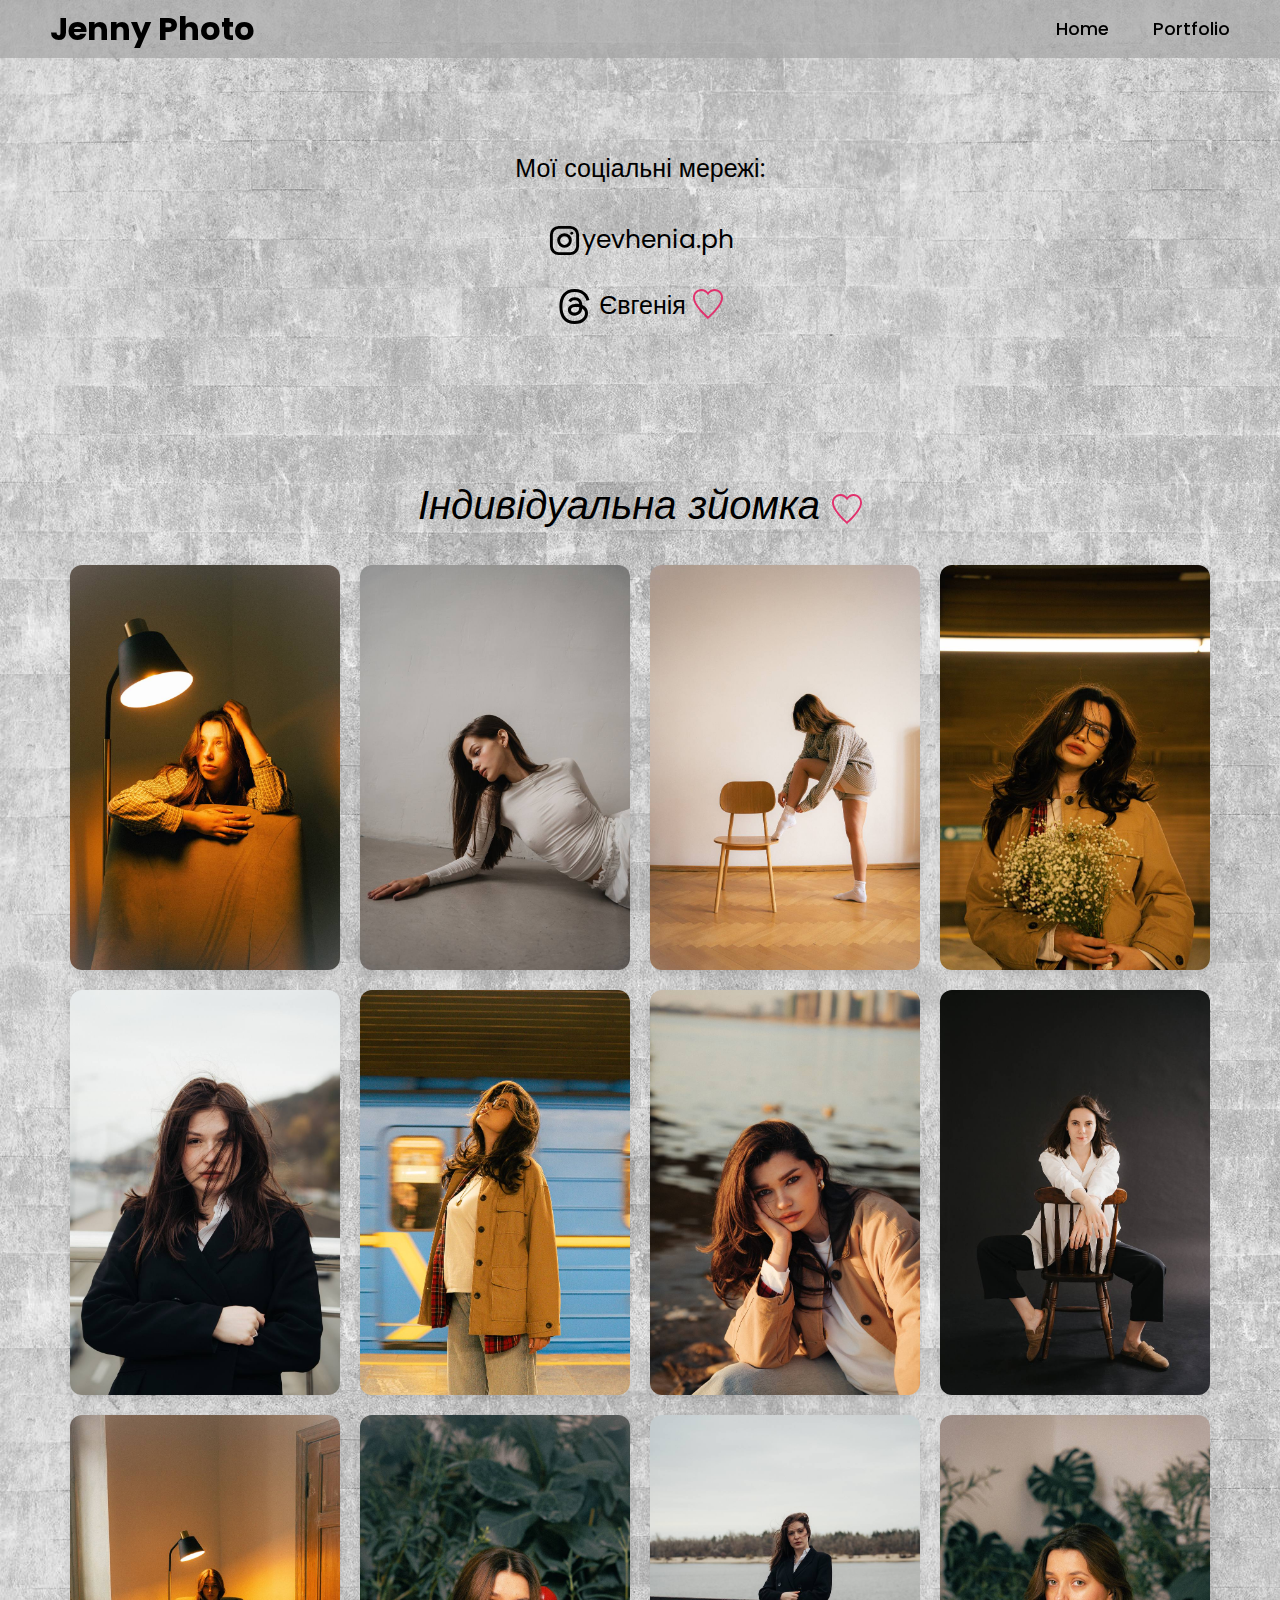
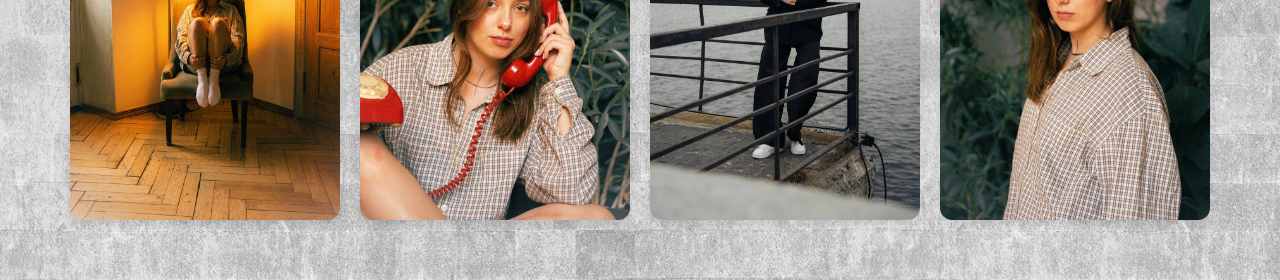
<file: index.html>
<!DOCTYPE html>
<html lang="en">
<head>
    <meta charset="UTF-8">
    <title>Jenny Photo</title>
    <link href="src/css/style.css" rel="stylesheet">
</head>

<body id="top">
<header>
    <h2 class="logo">Jenny Photo</h2>
    <nav class="navigation">
        <a href="index.html#top">Home</a>
        <a href="index.html#portfolio">Portfolio</a>
    </nav>
</header>

<main>

    <section class="container" id="social-media">
        <div class="social-media">
            <div class="invisible">
                <h3>Мої соціальні мережі:</h3><br>
                <a href="https://www.instagram.com/yevhenia.ph/" class="instagram-link">
                    <svg class="instagram-icon" width="35" height="35">
                        <use xlink:href="./src/css/svg/sprite.svg#instagram"></use>
                    </svg>yevhenia.ph</a>
            </div>
            <div class="invisible2">
                <a href="https://www.threads.net/@yevhenia.ph?invite=4" class="threads-link">
                    <svg class="threads-icon" width="35" height="35">
                        <use xlink:href="./src/css/svg/sprite.svg#threads"></use>
                    </svg>  Євгенія <svg class="heart-icon" width="30" height="30">
                    <use xlink:href="./src/css/svg/sprite.svg#heart"></use>
                </svg></a>
            </div>
        </div>
    </section>

    <section class="portfolio" id="portfolio">
        <div class="portfolio-main">

            <div class="portfolio">
                <h1>Індивідуальна зйомка <svg class="heart-icon" width="30" height="30">
                    <use xlink:href="./src/css/svg/sprite.svg#heart"></use></svg>
                </h1>
                <div class="gallery">
                    <img src="./src/img/album1/photo1.jpg" alt="Photo 1">
                    <img src="./src/img/album1/photo2.jpg" alt="Photo 2">
                    <img src="./src/img/album1/photo12.jpg" alt="Photo 3">
                    <img src="./src/img/album1/photo4.jpg" alt="Photo 4">
                    <img src="./src/img/album1/photo5.jpg" alt="Photo 5">
                    <img src="./src/img/album1/photo8.jpg" alt="Photo 6">
                    <img src="./src/img/album1/photo7.jpg" alt="Photo 7">
                    <img src="./src/img/album1/photo6.jpg" alt="Photo 8">
                    <img src="./src/img/album1/photo3.jpg" alt="Photo 9">
                    <img src="./src/img/album1/photo10.jpg" alt="Photo 10">
                    <img src="./src/img/album1/photo9.jpg" alt="Photo 11">
                    <img src="./src/img/album1/photo11.jpg" alt="Photo 12">

                </div>
            </div>
        </div>
    </section>


</main>


<footer></footer>

<script src="src/js/script.js"></script>

</body>
</html>
</file>
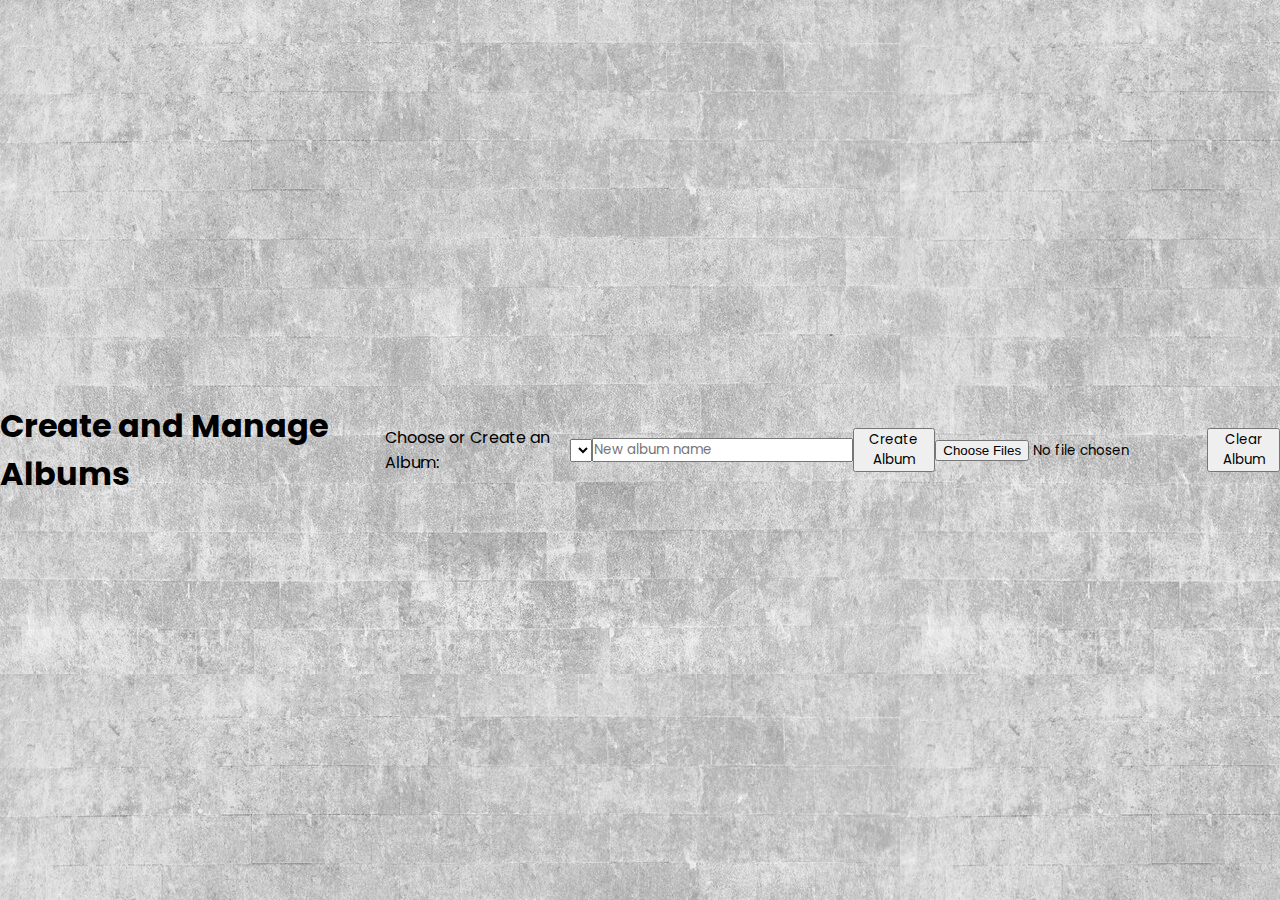
<file: src/index.html>
<!DOCTYPE html>
<html lang="en">
<head>
    <meta charset="UTF-8">
    <meta name="viewport" content="width=device-width, initial-scale=1.0">
    <title>Photo Jenny</title>
    <link rel="stylesheet" href="css/style.css">
</head>
<body>

<h1>Create and Manage Albums</h1>

<!-- Вибір альбому -->
<label for="album-select">Choose or Create an Album:</label>
<select id="album-select"></select>
<input type="text" id="new-album-name" placeholder="New album name">
<button id="create-album">Create Album</button>

<!-- Завантаження фото -->
<input type="file" id="file-input" multiple accept="image/*">

<div id="photo-preview"></div>
<button id="clear-storage">Clear Album</button>

<script src="js/script.js"></script>
</body>
</html>
</file>
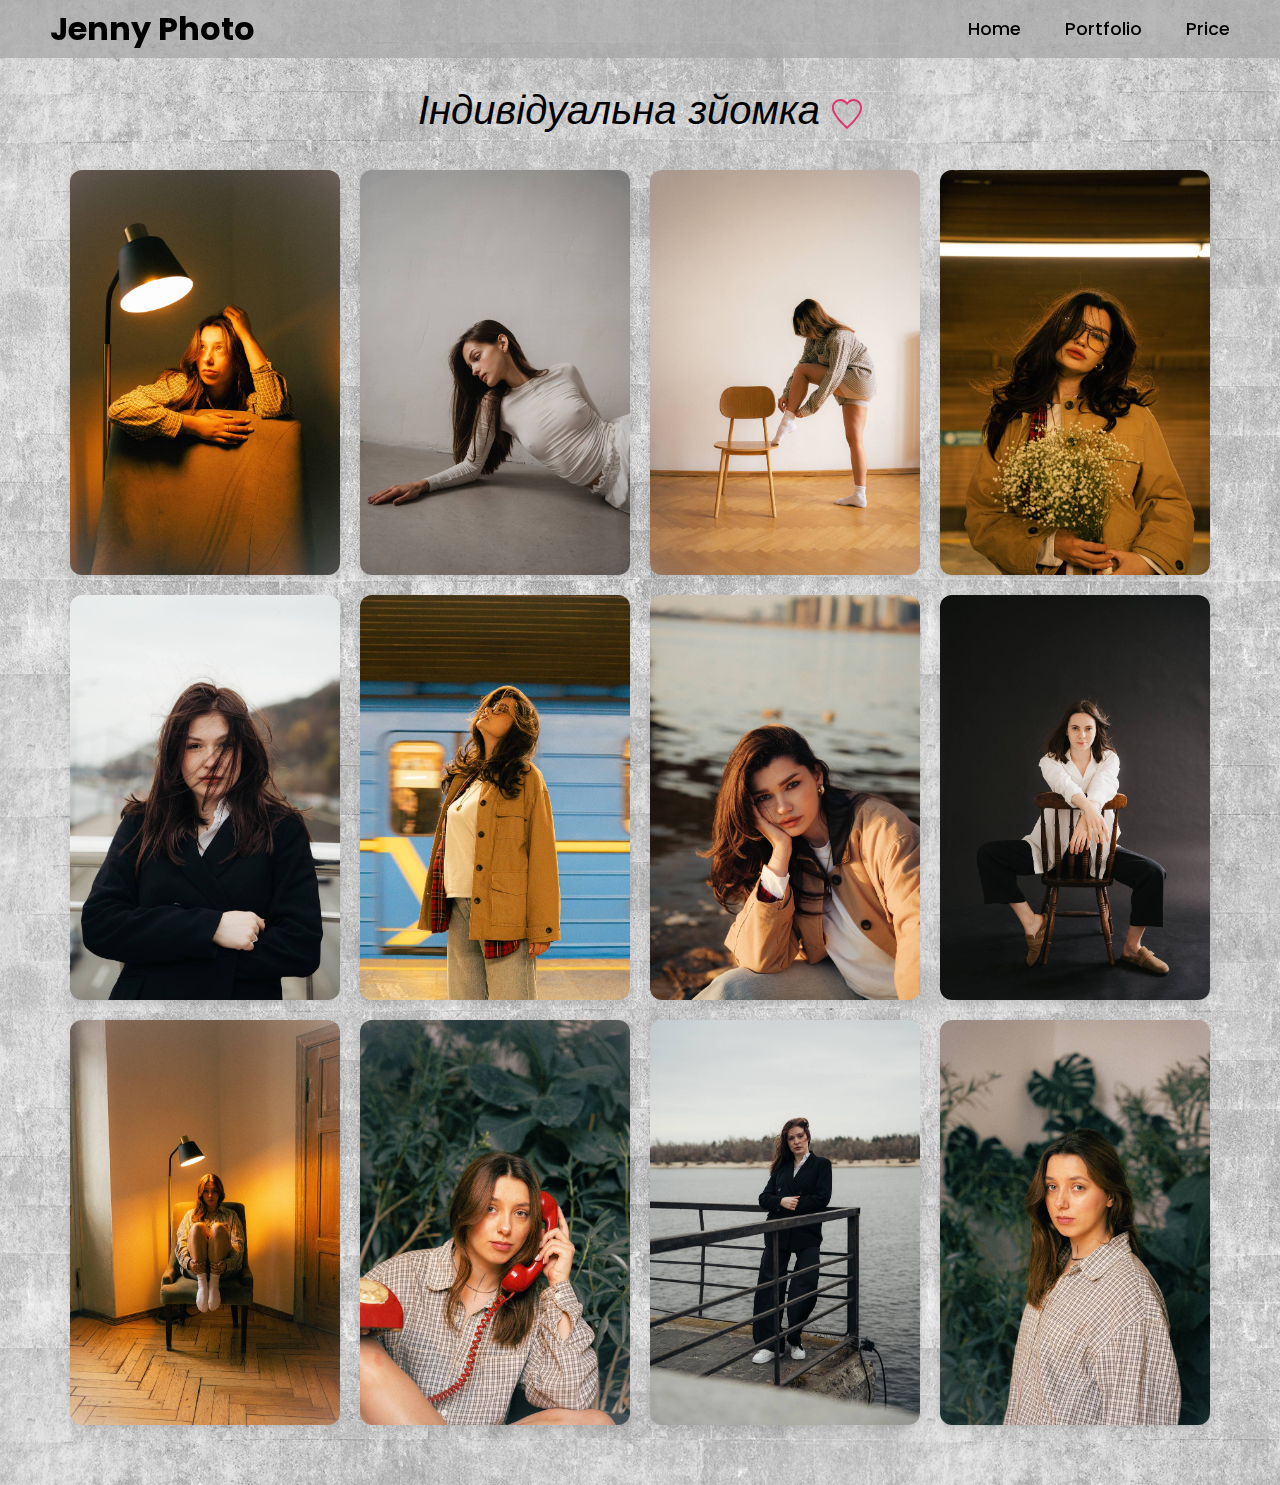
<file: portfolio.html>
<!DOCTYPE html>
<html lang="en">
<head>
    <meta charset="UTF-8">
    <title>Jenny Photo</title>
    <link href="src/css/style.css" rel="stylesheet">
</head>

<body class="background-body">
<header>
    <h2 class="logo">Jenny Photo</h2>
    <nav class="navigation">
        <a href="index.html">Home</a>
        <a href="portfolio.html">Portfolio</a>
        <a href="price.html">Price</a>
    </nav>
</header>

<main class="portfolio-main">

    <div class="portfolio">
        <h1>Індивідуальна зйомка <svg class="heart-icon" width="30" height="30">
            <use xlink:href="./src/css/svg/sprite.svg#heart"></use></svg>
        </h1>
        <div class="gallery">
            <img src="./src/img/album1/photo1.jpg" alt="Photo 1">
            <img src="./src/img/album1/photo2.jpg" alt="Photo 2">
            <img src="./src/img/album1/photo12.jpg" alt="Photo 3">
            <img src="./src/img/album1/photo4.jpg" alt="Photo 4">
            <img src="./src/img/album1/photo5.jpg" alt="Photo 5">
            <img src="./src/img/album1/photo8.jpg" alt="Photo 6">
            <img src="./src/img/album1/photo7.jpg" alt="Photo 7">
            <img src="./src/img/album1/photo6.jpg" alt="Photo 8">
            <img src="./src/img/album1/photo3.jpg" alt="Photo 9">
            <img src="./src/img/album1/photo10.jpg" alt="Photo 10">
            <img src="./src/img/album1/photo9.jpg" alt="Photo 11">
            <img src="./src/img/album1/photo11.jpg" alt="Photo 12">

        </div>
    </div>
</main>


<footer>

</footer>
<script src = "src/js/script.js"></script>

</body>

</html>
</file>
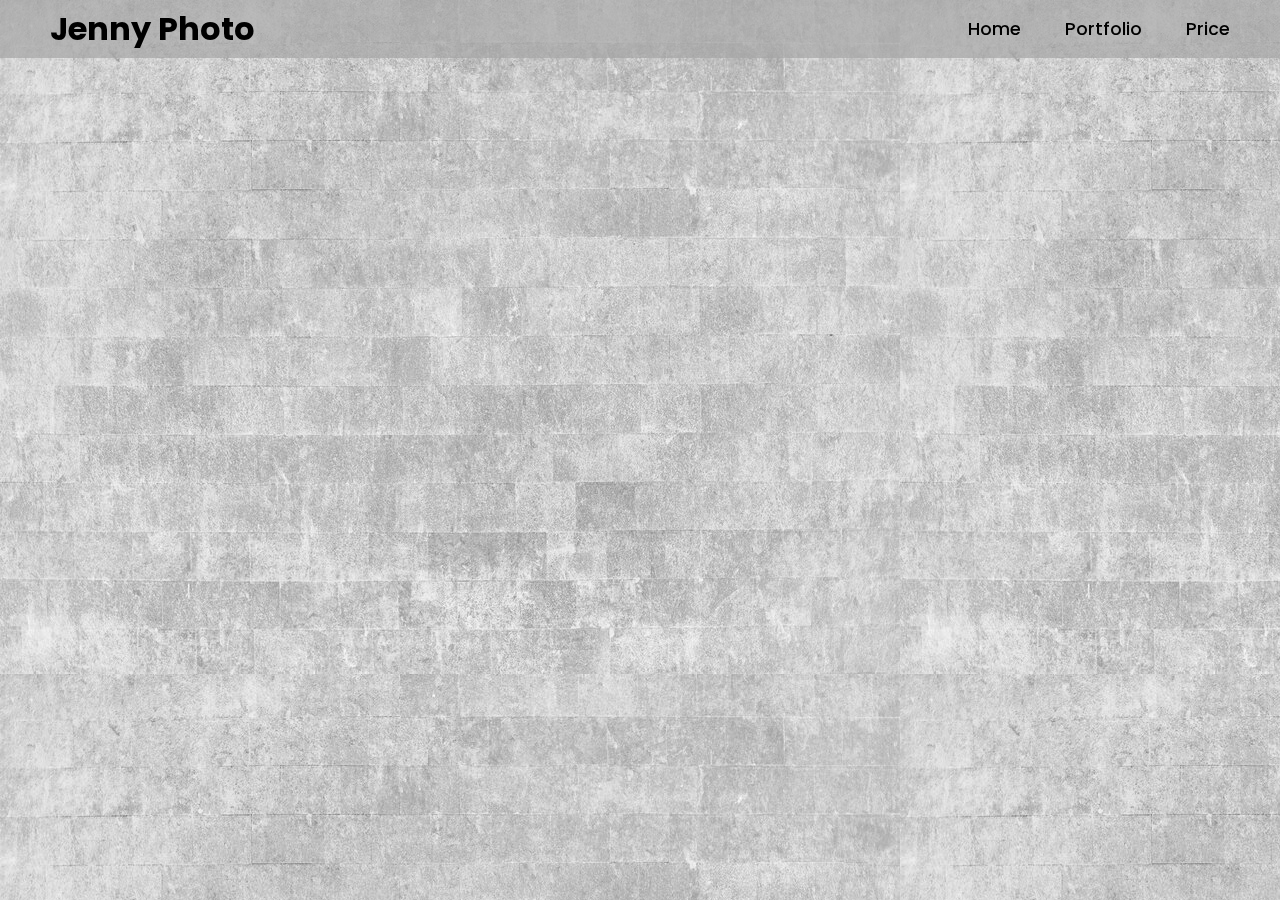
<file: price.html>
<!DOCTYPE html>
<html lang="en">
<head>
    <meta charset="UTF-8">
    <title>Jenny Photo</title>
    <link href="src/css/style.css" rel="stylesheet">
</head>

<body class="background-body">
<header>
    <h2 class="logo">Jenny Photo</h2>
    <nav class="navigation">
        <a href="index.html">Home</a>
        <a href="portfolio.html">Portfolio</a>
        <a href="price.html">Price</a>
    </nav>
</header>

<main>
    <div>

    </div>
</main>

<script src="src/js/script.js"></script>

</body>
</html>
</file>
<file: src/css/style.css>
/* ------------------------------
   ІМПОРТ ШРИФТІВ
------------------------------ */
@import url('https://fonts.googleapis.com/css2?family=Poppins:wght@400;500;700&display=swap');

/* ------------------------------
   ГЛОБАЛЬНІ СТИЛІ
------------------------------ */
html {
    scroll-behavior: smooth;
}
* {
    margin: 0;
    padding: 0;
    box-sizing: border-box;
    font-family: 'Poppins', sans-serif;
}

body {
    display: flex;
    justify-content: center;
    align-items: center;
    min-height: 100vh;
    background: url("../img/background.jpg"), no-repeat;
}

/* ------------------------------
   ШАПКА САЙТУ
------------------------------ */
header {
    position: fixed;
    top: 0;
    left: 0;
    margin: 0 auto;
    width: 100%;
    padding: 5px 50px;
    display: flex;
    justify-content: space-between;
    align-items: center;
    z-index: 15;
    background: rgba(165, 165, 165, 0.7);

}

.logo {
    font-size: 2em;
    color: black;
    user-select: none;
}

.navigation a {
    position: relative;
    font-size: 1.1em;
    font-weight: 500;
    margin-left: 40px;
    text-decoration: none;
    color: black;
    transition: color 0.3s ease-in-out;
}

.navigation a::after {
    content: '';
    position: absolute;
    top: 100%;
    left: 0;
    width: 100%;
    height: 3px;
    border-radius: 5px;
    background:  #E1306C;
    transform-origin: right;
    transform: scaleX(0);
    transition: transform 0.3s ease-in-out, opacity 0.3s ease-in-out;
    transition-delay: 0.1s;
}

.navigation a:hover {
    color:  #E1306C;
}

.navigation a:hover::after {
    transform-origin: left;
    transform: scaleX(1);
}

.navigation a.active {
    color: #E1306C; /* Колір для активної сторінки */
    font-weight: bold;
    border-bottom: 2px solid #E1306C;
}
/* ------------------------------
   ГОЛОВНИЙ КОНТЕНТ
------------------------------ */


.main-h1 {
    color: gainsboro;
    text-align: center;
    font-size: 2.5em;
    animation: fadeIn 2s ease-in-out;
}

/* ------------------------------
   ПОРТФОЛІО
------------------------------ */
.portfolio{
    margin-top: 50px;
}


.portfolio-main {
    max-width: 1200px;
    margin: 30px auto;
}

.portfolio h1{
    text-align: center;
    font-size: 40px;
    font-weight: 500;
    font-style: italic;
}


.gallery {
    display: grid;
    grid-template-columns: repeat(4, 1fr);
    gap: 20px;
    padding: 30px;
    max-width: 1200px;
    margin: auto;
}

.gallery img {
    width: 100%;
    height: auto;
    border-radius: 12px;
    cursor: pointer;
    box-shadow: 0 4px 10px rgba(0, 0, 0, 0.1);
    transition: transform 0.4s ease-in-out, box-shadow 0.4s ease-in-out;
}


.gallery img:hover {
    transform: scale(1.08);
    box-shadow: 0 8px 20px rgba(0, 0, 0, 0.2);
}

@media (max-width: 768px) {
    .gallery {
        grid-template-columns: repeat(auto-fit, minmax(200px, 1fr));
        gap: 15px;
    }
}

/* ------------------------------
   Social media
------------------------------ */
.social-media{
    margin: 150px auto;
    text-align: center;
}

.invisible{
    margin: 20px 0;
}


.invisible a,
.invisible2 a,
.invisible h3{
    text-decoration: none;
    color: black;
    font-weight: 400;
    font-size: 25px;
    transition: color 0.5s ease;
}

.invisible a:hover,
.invisible2 a:hover{
    color: #E1306C;
}


.threads-icon,
.instagram-icon{
    position: relative;
    top: 10px;
    color: #000000;
    fill: #000000;
    transition: color 0.5s ease;
}

.heart-icon {
    position: relative;
    top: 5px;
}

.instagram-link:hover .instagram-icon,
.threads-link:hover .threads-icon{
    color: #E1306C;
    fill: #E1306C;
}

/* ------------------------------
   ADAPTIVE
------------------------------ */

@media (max-width: 768px) {
    body {
        flex-direction: column;
        justify-content: flex-start;
        padding-top: 100px; /* Відступ для фіксованої шапки */
    }

    header {
        padding: 10px 20px;
    }

    .logo {
        font-size: 1.8em;
    }

    .navigation {
        display: flex;
        flex-direction: column;
        align-items: center;
        margin-top: 10px;
    }

    .navigation a {
        margin-left: 0;
        margin-top: 10px;
        font-size: 1.1em;
    }

    .portfolio h1 {
        font-size: 30px;
    }

    .gallery {
        grid-template-columns: repeat(auto-fill, minmax(150px, 1fr));
        gap: 15px;
        padding: 20px;
    }

    .gallery img {
        width: 100%;
        height: auto;
        border-radius: 8px; /* Зменшено для мобільних */
    }
}

/* Медіа-запит для мобільних пристроїв до 480px */
@media (max-width: 480px) {
    .logo {
        font-size: 1.4em;
    }

    .navigation a {
        font-size: 1em; /* Зменшено для мобільних */
        margin-top: 5px;
    }

    .main-h1 {
        font-size: 2em;
    }

    .portfolio h1 {
        font-size: 25px;
    }

    .gallery {
        grid-template-columns: repeat(auto-fill, minmax(120px, 1fr));
        gap: 10px;
    }

    .gallery img {
        border-radius: 5px; /* Зменшено радіус для мобільних */
    }
}
</file>
